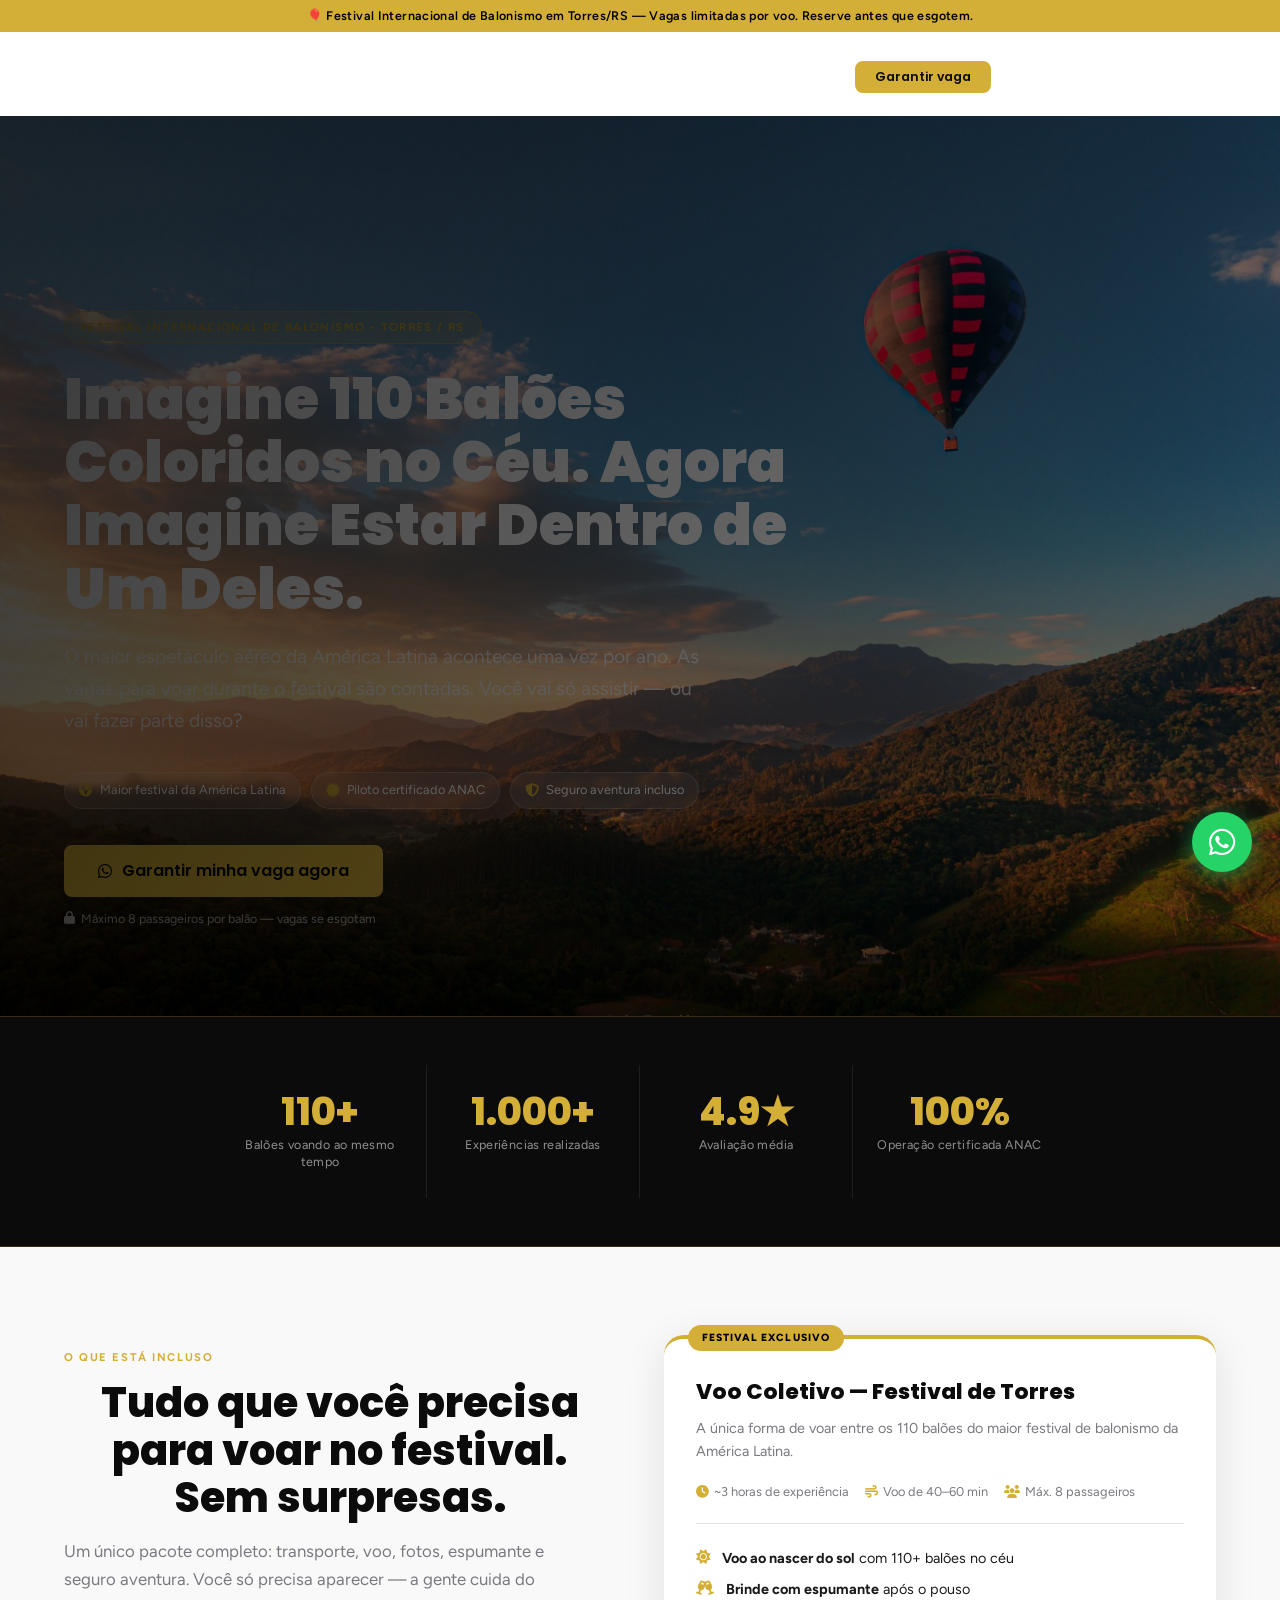
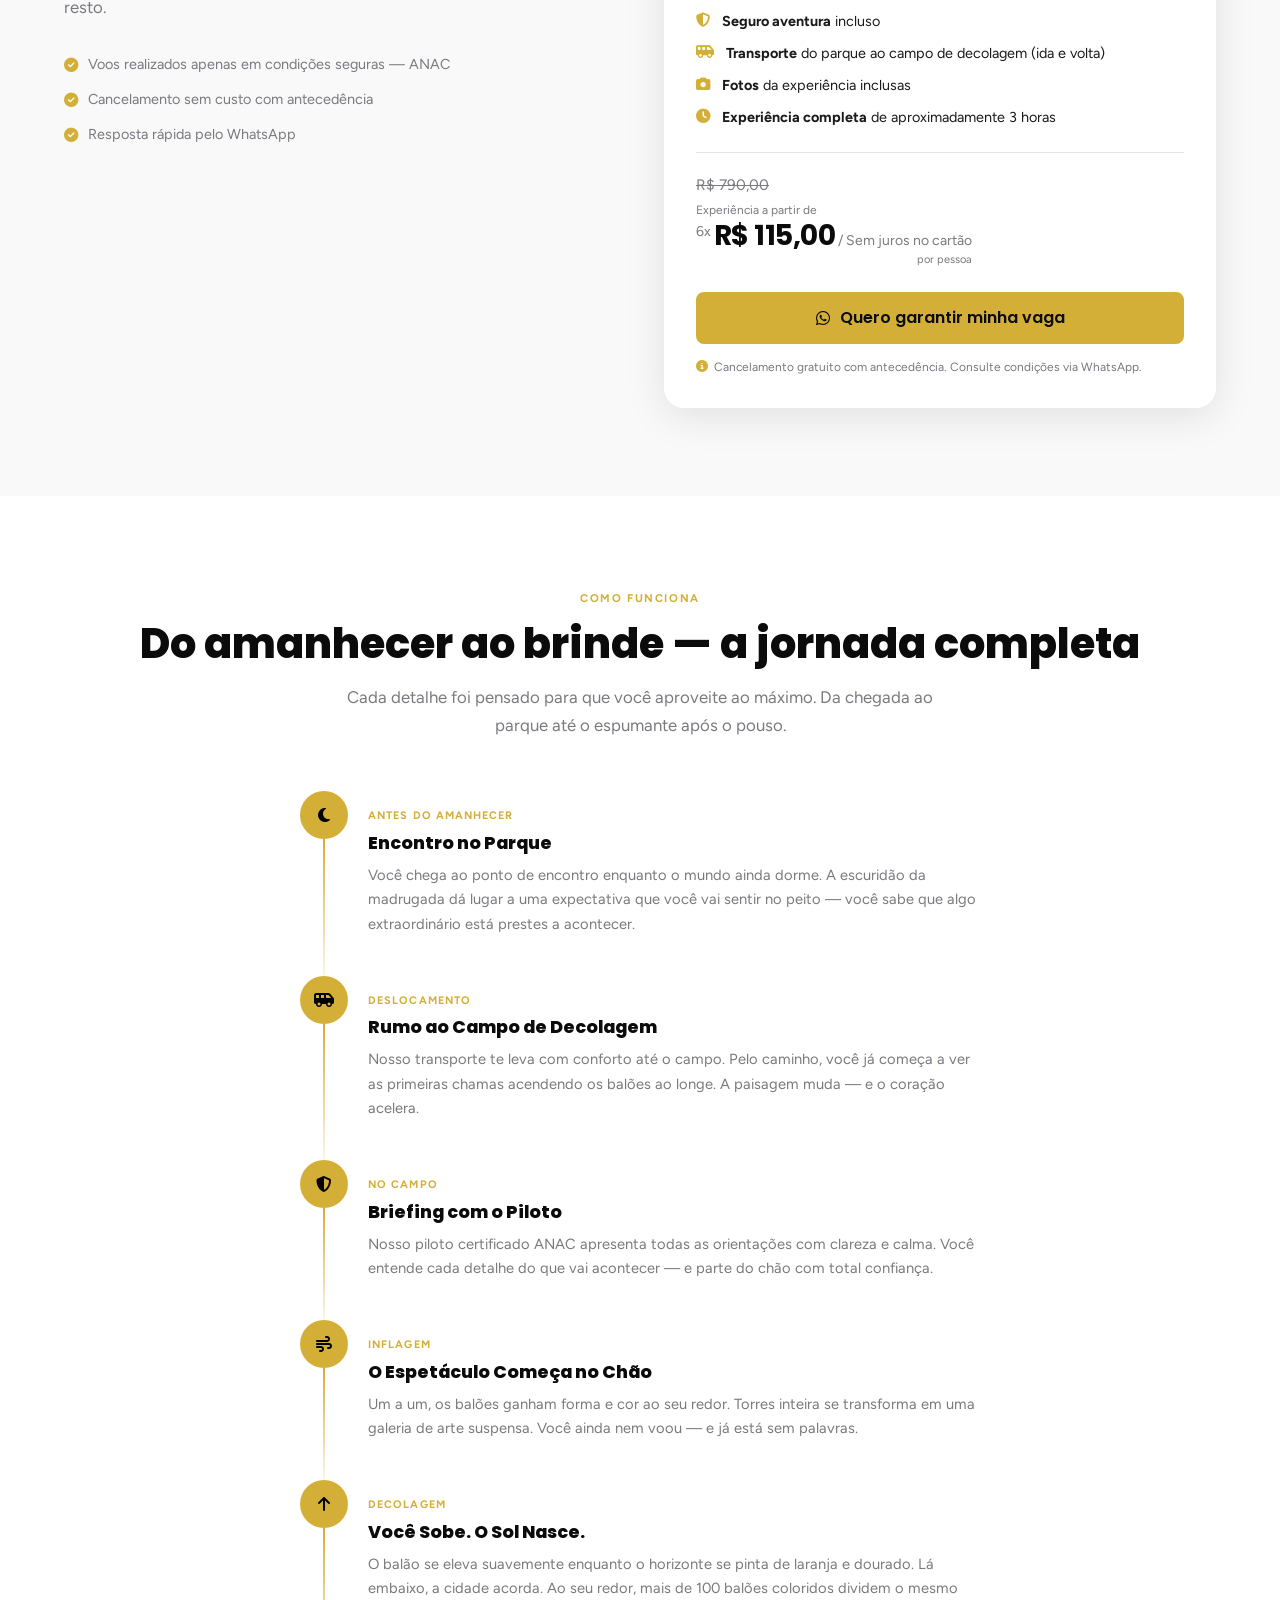
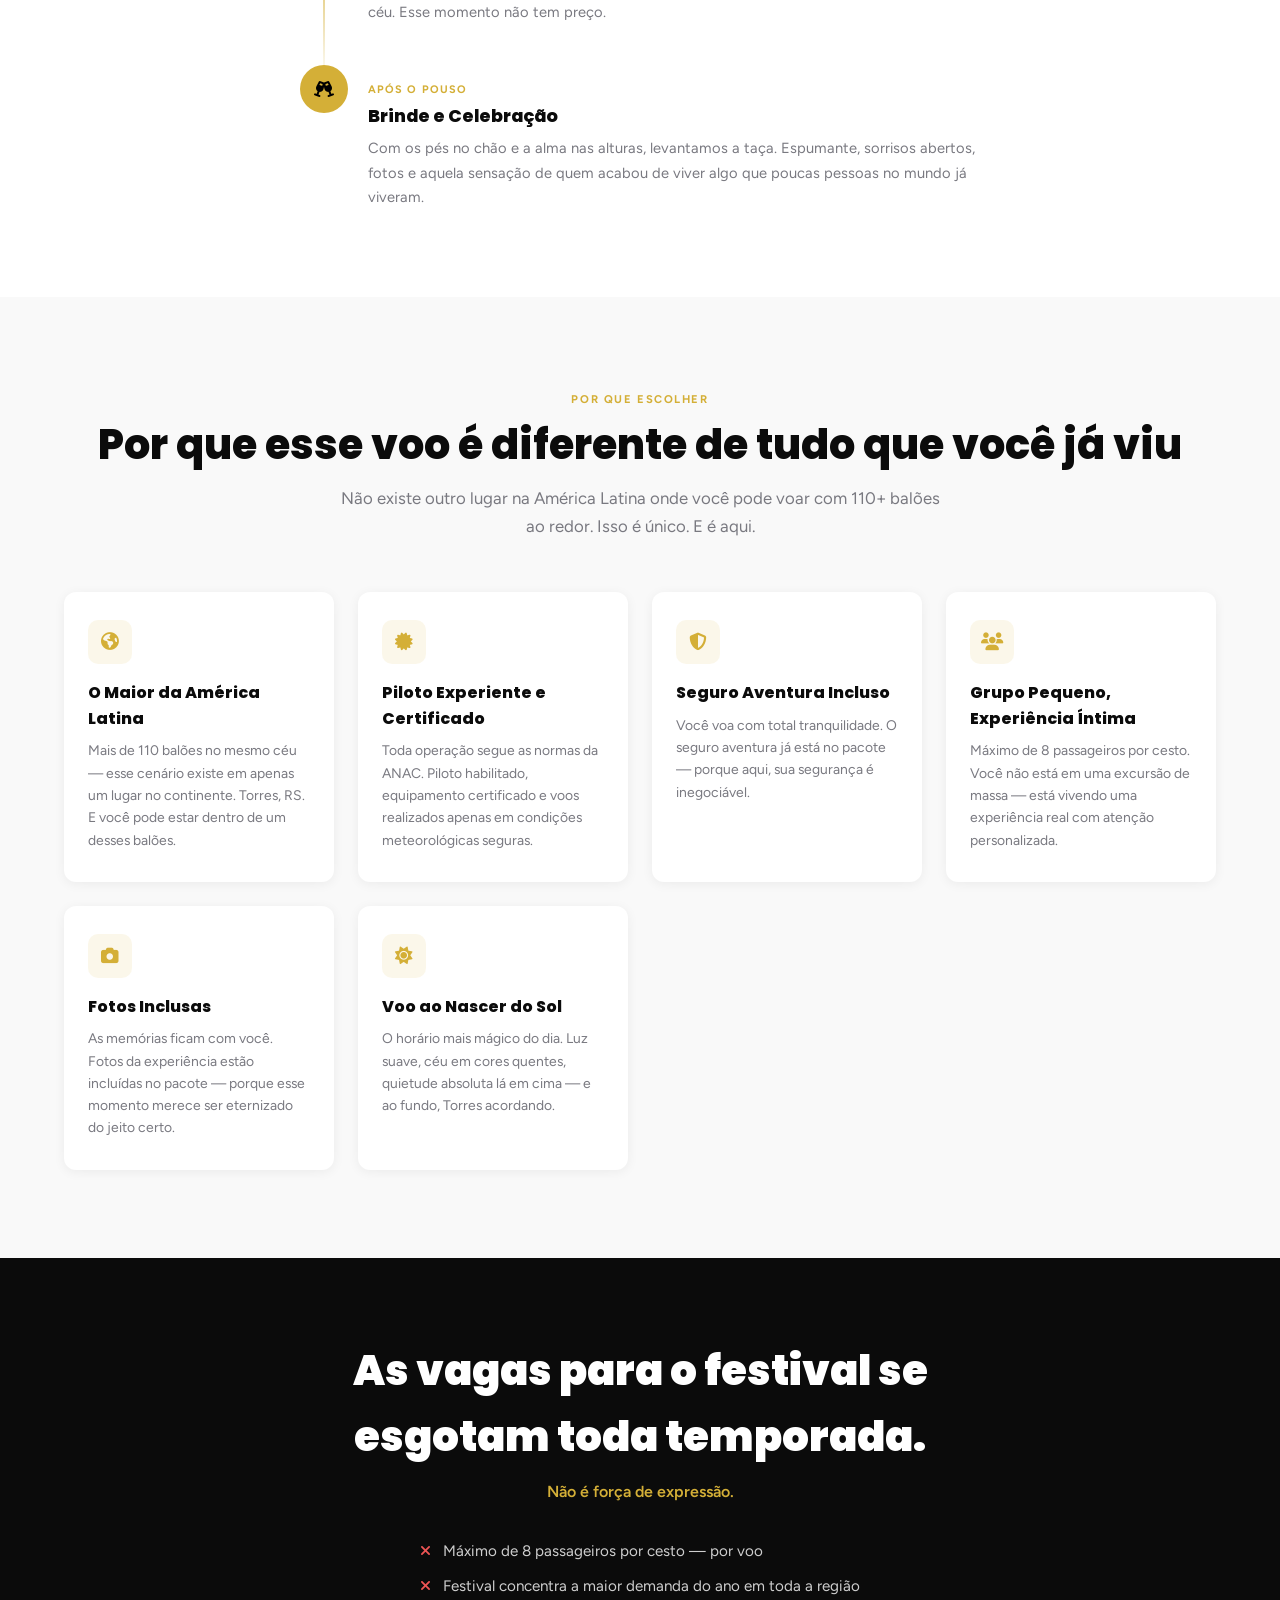
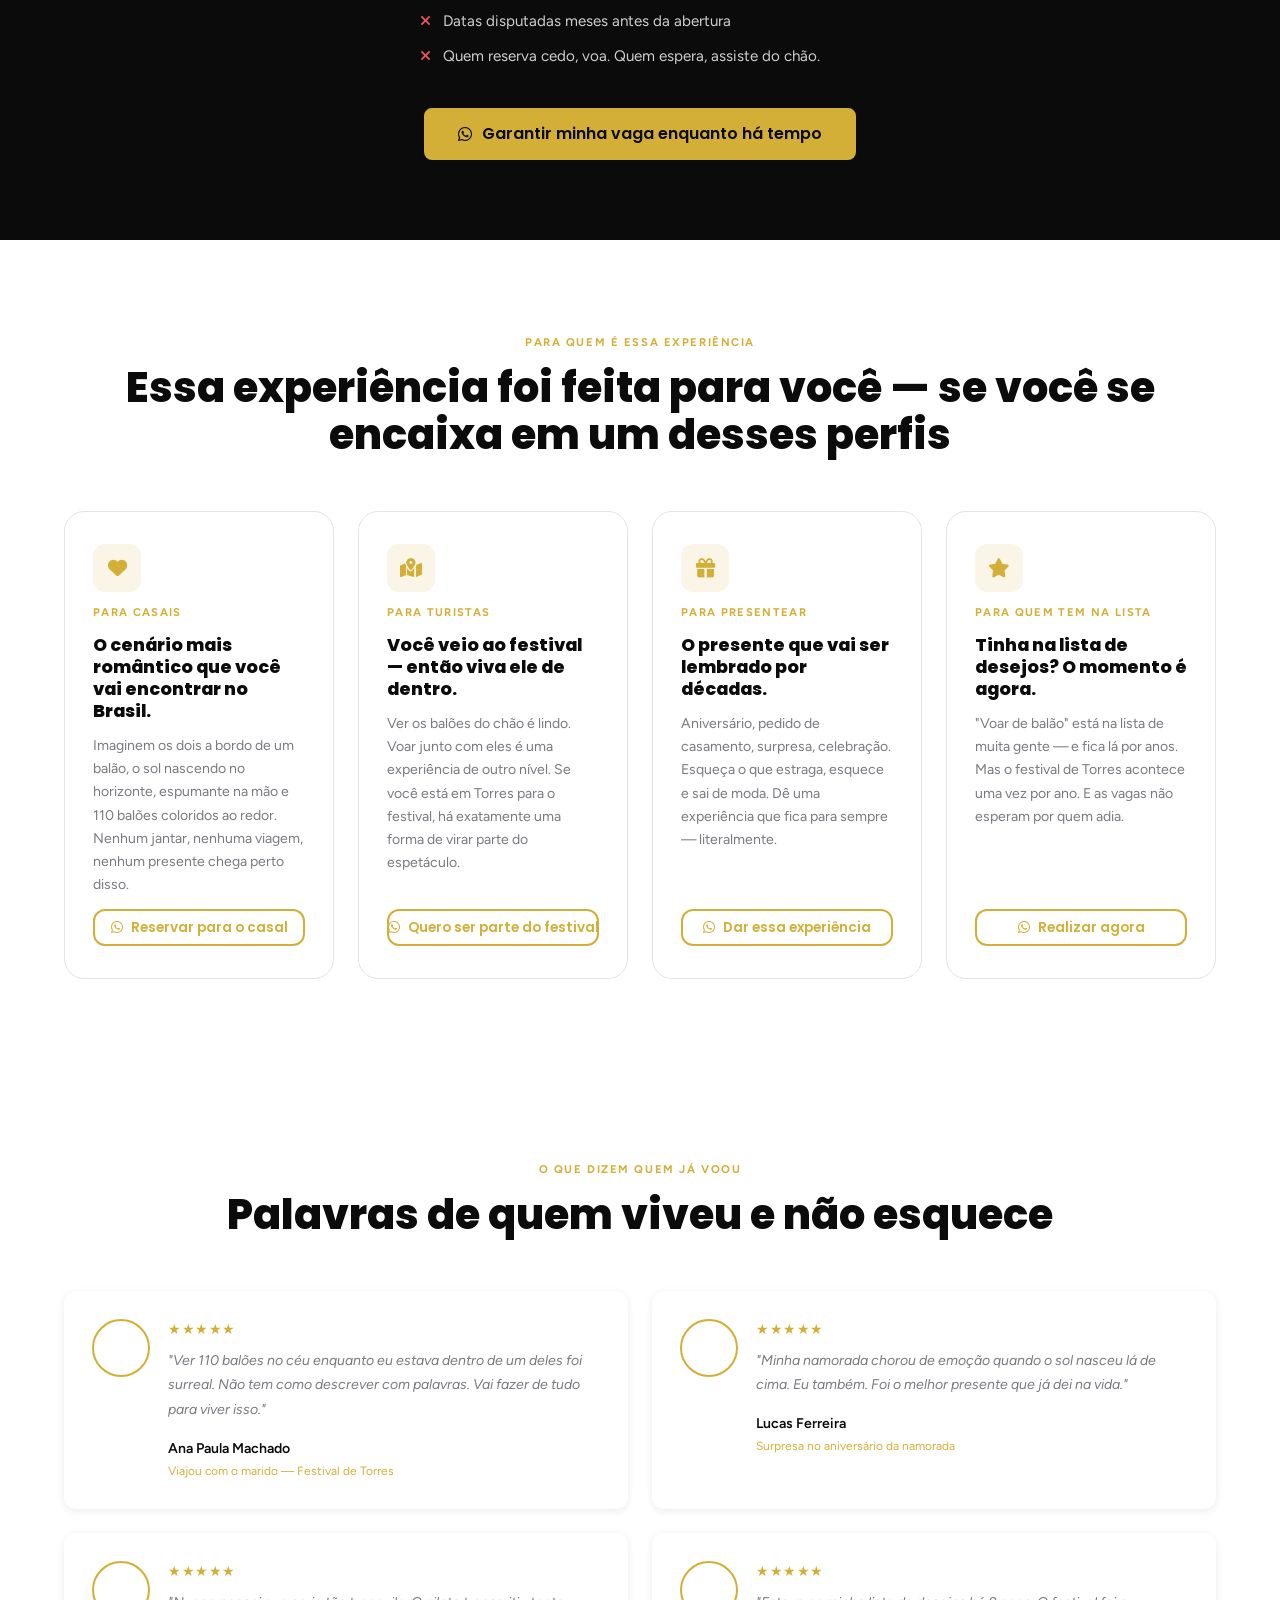
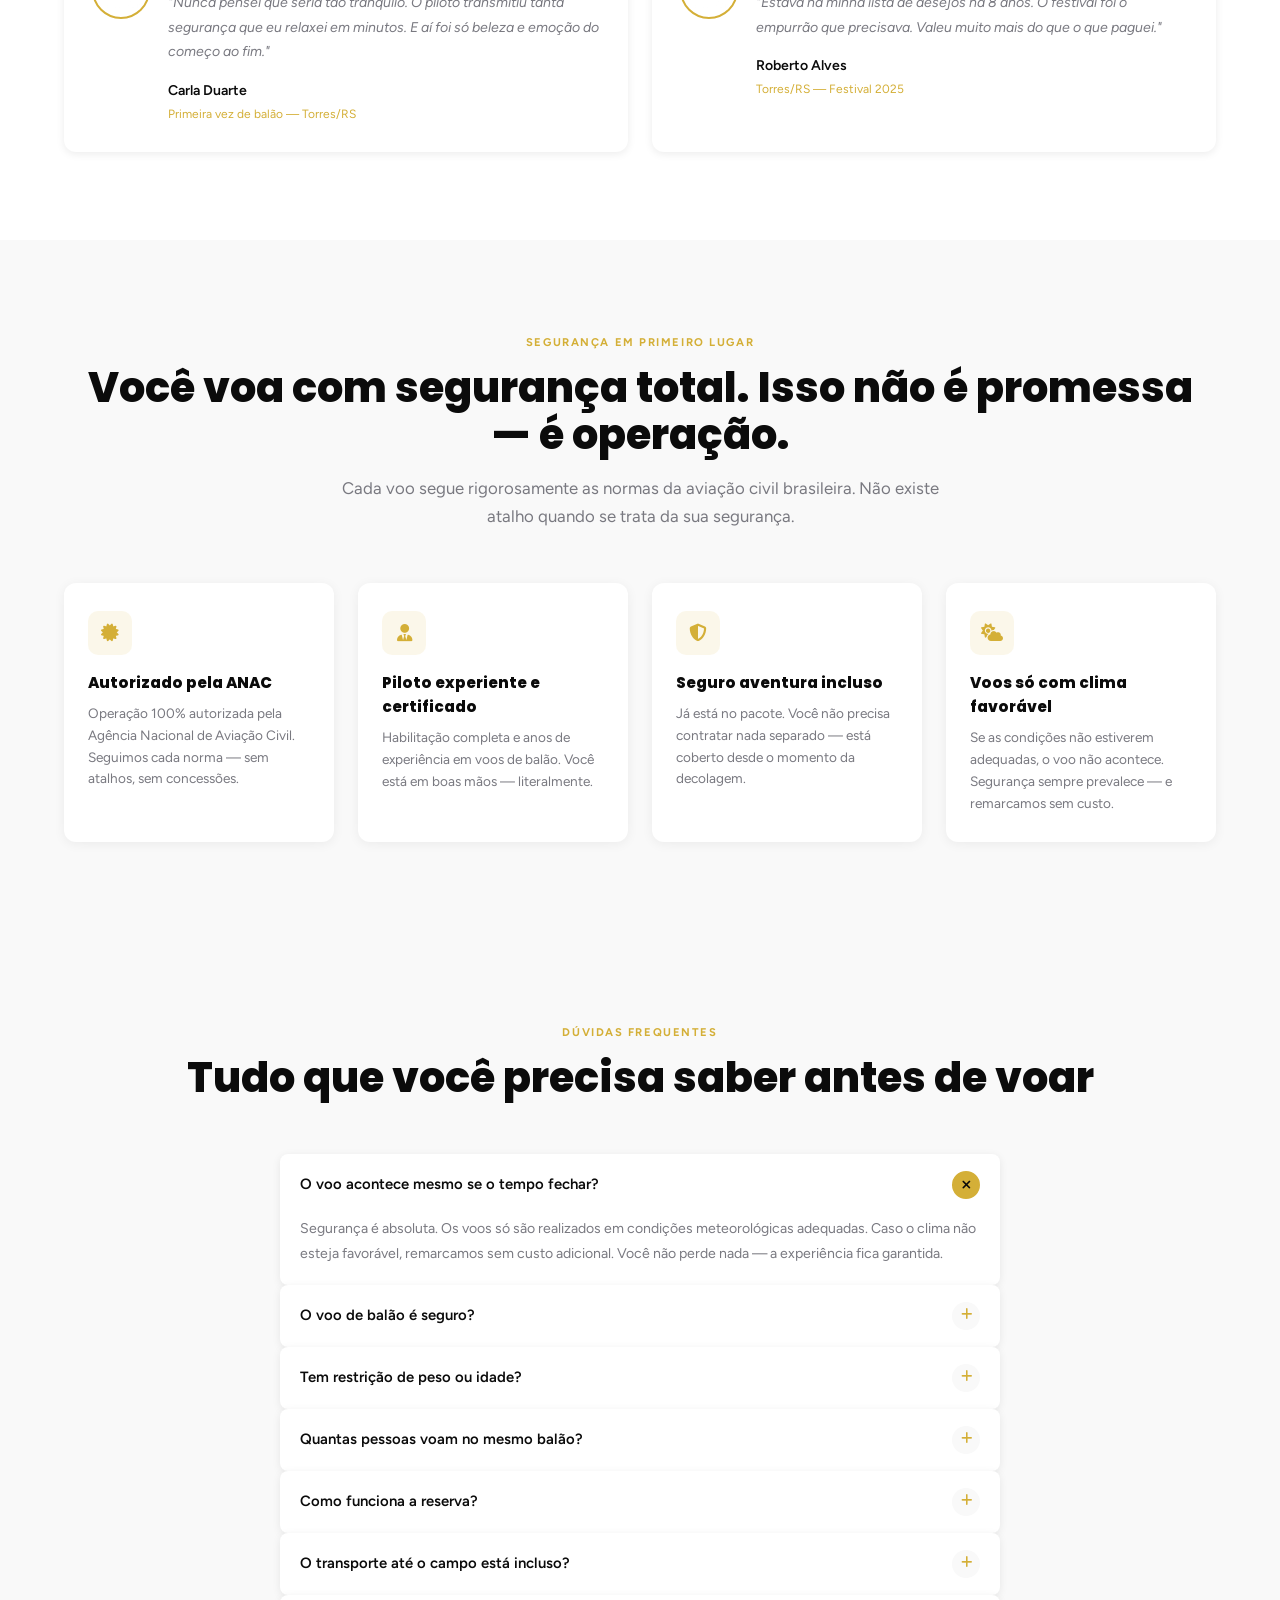
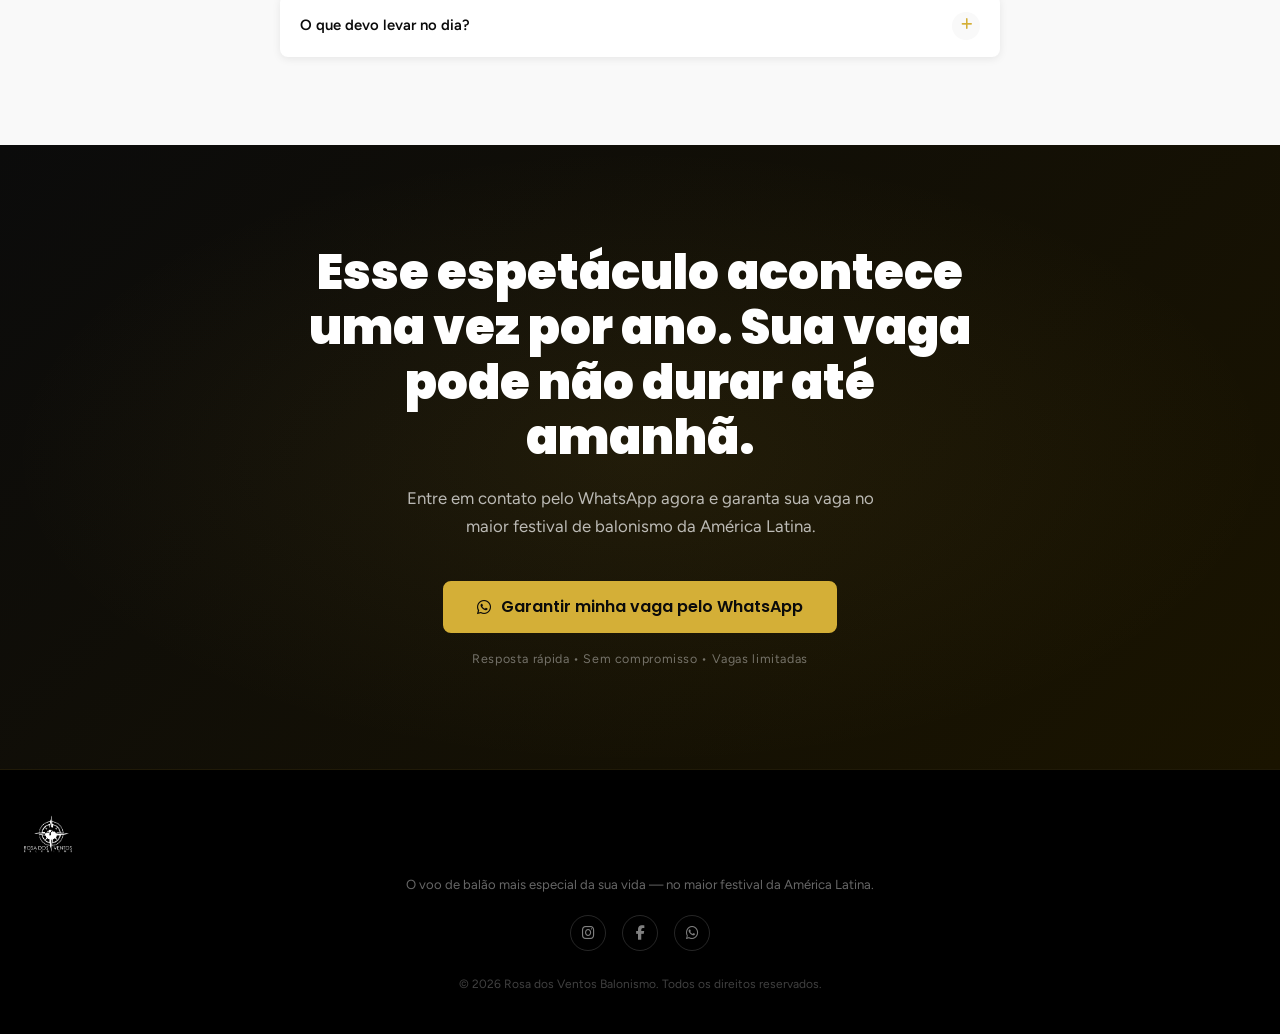
<file: festival-torres.html>
<!DOCTYPE html>
<html lang="pt-BR">
<head>
  <meta charset="UTF-8">
  <meta name="viewport" content="width=device-width, initial-scale=1.0">
  <title>Voo de Balão no Festival de Torres — Rosa dos Ventos Balonismo</title>
  <meta name="description" content="Voe durante o maior festival de balonismo da América Latina. 110+ balões no céu, nascer do sol, espumante e fotos inclusas. Vagas limitadas — garante a sua.">

  <!-- Google Tag Manager -->
  <script>(function(w,d,s,l,i){w[l]=w[l]||[];w[l].push({'gtm.start':new Date().getTime(),event:'gtm.js'});var f=d.getElementsByTagName(s)[0],j=d.createElement(s),dl=l!='dataLayer'?'&l='+l:'';j.async=true;j.src='https://www.googletagmanager.com/gtm.js?id='+i+dl;f.parentNode.insertBefore(j,f);})(window,document,'script','dataLayer','GTM-WWC5HSD8');</script>

  <link rel="preconnect" href="https://fonts.googleapis.com">
  <link rel="preconnect" href="https://fonts.gstatic.com" crossorigin>
  <link href="https://fonts.googleapis.com/css2?family=Figtree:wght@700;800;900&family=Poppins:wght@300;400;500;600&display=swap" rel="stylesheet">
  <link rel="stylesheet" href="https://cdnjs.cloudflare.com/ajax/libs/font-awesome/6.5.1/css/all.min.css">
  <link rel="stylesheet" href="assets/css/styles.css">

  <style>
    /* ===================================================
       FESTIVAL TORRES — Estilos específicos desta página
       Complementa o design system do styles.css principal
    =================================================== */

    /* Urgency bar */
    .urgency-bar {
      position: fixed;
      top: 0;
      left: 0;
      right: 0;
      z-index: 1100;
      background: var(--gold);
      color: #000;
      text-align: center;
      font-size: 0.78rem;
      font-weight: 600;
      letter-spacing: 0.03em;
      padding: 8px 16px;
      line-height: 1.3;
    }

    /* Push everything down for the bar */
    body { padding-top: 38px; }
    .nav { top: 38px; }

    /* ---- HERO ---- */
    .hero--festival .hero__inner { padding: 110px 24px 80px; }

    .hero__eyebrow {
      display: inline-block;
      background: rgba(212,175,55,.18);
      border: 1px solid rgba(212,175,55,.5);
      color: var(--gold);
      font-size: 0.72rem;
      font-weight: 600;
      letter-spacing: 0.12em;
      text-transform: uppercase;
      padding: 6px 16px;
      border-radius: 100px;
      margin-bottom: 24px;
    }

    .hero__headline {
      font-family: var(--font-heading);
      font-size: clamp(2rem, 5vw, 3.6rem);
      font-weight: 900;
      color: #fff;
      line-height: 1.1;
      margin-bottom: 20px;
      max-width: 820px;
    }

    .hero__sub {
      font-size: clamp(1rem, 2vw, 1.2rem);
      color: rgba(255,255,255,.82);
      line-height: 1.65;
      max-width: 640px;
      margin-bottom: 36px;
    }

    .hero__badges {
      display: flex;
      flex-wrap: wrap;
      gap: 10px;
      margin-bottom: 36px;
    }

    .hero__badge {
      display: flex;
      align-items: center;
      gap: 7px;
      background: rgba(255,255,255,.1);
      border: 1px solid rgba(255,255,255,.2);
      color: #fff;
      font-size: 0.8rem;
      padding: 7px 14px;
      border-radius: 100px;
      backdrop-filter: blur(4px);
    }

    .hero__badge i { color: var(--gold); font-size: 0.85rem; }

    .hero__cta-wrap { display: flex; flex-direction: column; align-items: flex-start; gap: 12px; }

    .btn--lg {
      font-size: 1rem;
      padding: 16px 32px;
      gap: 10px;
    }

    .btn--full { width: 100%; justify-content: center; }

    .hero__cta-sub {
      font-size: 0.78rem;
      color: rgba(255,255,255,.65);
      display: flex;
      align-items: center;
      gap: 6px;
      margin: 0;
    }

    /* ---- STATS ---- */
    .stats-section {
      background: var(--dark);
      padding: 48px 0;
      border-top: 1px solid rgba(212,175,55,.2);
      border-bottom: 1px solid rgba(212,175,55,.2);
    }

    .stats-grid {
      display: grid;
      grid-template-columns: repeat(2, 1fr);
      gap: 0;
      max-width: 900px;
      margin: 0 auto;
    }

    @media (min-width: 640px) { .stats-grid { grid-template-columns: repeat(4, 1fr); } }

    .stat-item {
      display: flex;
      flex-direction: column;
      align-items: center;
      text-align: center;
      padding: 28px 16px;
      border-right: 1px solid rgba(255,255,255,.08);
    }

    .stat-item:last-child { border-right: none; }

    .stat-item__value {
      font-family: var(--font-heading);
      font-size: 2.4rem;
      font-weight: 800;
      color: var(--gold);
      line-height: 1;
      margin-bottom: 6px;
    }

    .stat-item__label {
      font-size: 0.78rem;
      color: rgba(255,255,255,.55);
      letter-spacing: 0.03em;
      line-height: 1.3;
    }

    /* ---- SECTION HEADERS ---- */
    .section-label {
      display: inline-block;
      font-size: 0.7rem;
      font-weight: 700;
      letter-spacing: 0.14em;
      text-transform: uppercase;
      color: var(--gold);
      margin-bottom: 12px;
    }

    .section-title {
      font-family: var(--font-heading);
      font-size: clamp(1.7rem, 3.5vw, 2.6rem);
      font-weight: 800;
      color: var(--dark);
      line-height: 1.15;
      margin-bottom: 16px;
    }

    .section-title--light { color: #fff; }

    .section-sub {
      font-size: 1.05rem;
      color: var(--text-muted);
      line-height: 1.65;
      max-width: 600px;
    }

    /* ---- PACKAGE BLOCK ---- */
    .package-section { background: var(--bg-light); }

    .package-section .container {
      display: grid;
      grid-template-columns: 1fr;
      gap: 48px;
      align-items: start;
    }

    @media (min-width: 900px) {
      .package-section .container { grid-template-columns: 1fr 1fr; }
    }

    .package-section__intro { padding-top: 8px; }
    .package-section__intro .section-sub { max-width: 480px; }

    .pkg-festival {
      background: #fff;
      border-radius: var(--radius-lg);
      box-shadow: 0 8px 40px rgba(0,0,0,.1);
      padding: 36px 32px 32px;
      position: relative;
      border-top: 4px solid var(--gold);
    }

    .pkg-festival__badge {
      position: absolute;
      top: -14px;
      left: 24px;
      background: var(--gold);
      color: #000;
      font-size: 0.65rem;
      font-weight: 800;
      letter-spacing: 0.1em;
      text-transform: uppercase;
      padding: 5px 14px;
      border-radius: 100px;
    }

    .pkg-festival__name {
      font-family: var(--font-heading);
      font-size: 1.35rem;
      font-weight: 800;
      color: var(--dark);
      margin-bottom: 8px;
    }

    .pkg-festival__tagline {
      font-size: 0.9rem;
      color: var(--text-muted);
      line-height: 1.55;
      margin-bottom: 20px;
    }

    .pkg-festival__meta {
      display: flex;
      flex-wrap: wrap;
      gap: 8px 16px;
      margin-bottom: 24px;
      padding-bottom: 20px;
      border-bottom: 1px solid var(--border);
    }

    .pkg-festival__meta span {
      font-size: 0.8rem;
      color: var(--text-muted);
      display: flex;
      align-items: center;
      gap: 5px;
    }

    .pkg-festival__meta i { color: var(--gold); }

    .pkg-festival__included {
      list-style: none;
      padding: 0;
      margin: 0 0 24px;
      display: flex;
      flex-direction: column;
      gap: 11px;
    }

    .pkg-festival__included li {
      display: flex;
      align-items: flex-start;
      gap: 12px;
      font-size: 0.9rem;
      color: var(--text-dark);
      line-height: 1.45;
    }

    .pkg-festival__included li i {
      color: var(--gold);
      font-size: 0.9rem;
      margin-top: 2px;
      flex-shrink: 0;
    }

    .pkg-festival__price {
      margin-bottom: 24px;
      padding-top: 20px;
      border-top: 1px solid var(--border);
    }

    .pkg-festival__notice {
      font-size: 0.75rem;
      color: var(--text-muted);
      line-height: 1.5;
      margin-top: 14px;
      display: flex;
      align-items: flex-start;
      gap: 6px;
    }

    .pkg-festival__notice i { color: var(--gold); flex-shrink: 0; margin-top: 2px; }

    /* ---- JOURNEY TIMELINE ---- */
    .journey-section { background: #fff; }

    .journey-list {
      position: relative;
      max-width: 680px;
      margin: 0 auto;
      display: flex;
      flex-direction: column;
      gap: 0;
    }

    .journey-step {
      display: grid;
      grid-template-columns: 48px 1fr;
      gap: 0 20px;
      padding-bottom: 40px;
      position: relative;
    }

    .journey-step:last-child { padding-bottom: 0; }

    .journey-step__line {
      position: absolute;
      left: 24px;
      top: 48px;
      bottom: 0;
      width: 2px;
      background: linear-gradient(to bottom, var(--gold), rgba(212,175,55,.1));
      transform: translateX(-50%);
    }

    .journey-step:last-child .journey-step__line { display: none; }

    .journey-step__icon {
      width: 48px;
      height: 48px;
      border-radius: 50%;
      background: var(--gold);
      color: #000;
      display: flex;
      align-items: center;
      justify-content: center;
      font-size: 1rem;
      flex-shrink: 0;
      position: relative;
      z-index: 1;
    }

    .journey-step__body { padding-top: 10px; }

    .journey-step__time {
      display: inline-block;
      font-size: 0.68rem;
      font-weight: 700;
      letter-spacing: 0.1em;
      text-transform: uppercase;
      color: var(--gold);
      margin-bottom: 4px;
    }

    .journey-step__title {
      font-family: var(--font-heading);
      font-size: 1.1rem;
      font-weight: 800;
      color: var(--dark);
      margin-bottom: 6px;
    }

    .journey-step__desc {
      font-size: 0.92rem;
      color: var(--text-muted);
      line-height: 1.65;
    }

    /* ---- DIFFERENTIALS ---- */
    .differentials-section { background: var(--bg-light); }

    .differentials-grid {
      display: grid;
      grid-template-columns: repeat(auto-fit, minmax(260px, 1fr));
      gap: 24px;
    }

    .diff-card {
      background: #fff;
      border-radius: var(--radius);
      padding: 28px 24px;
      box-shadow: 0 2px 12px rgba(0,0,0,.06);
      border-bottom: 3px solid transparent;
      transition: border-color .2s, transform .2s;
    }

    .diff-card:hover {
      border-color: var(--gold);
      transform: translateY(-3px);
    }

    .diff-card__icon {
      width: 44px;
      height: 44px;
      background: rgba(212,175,55,.1);
      border-radius: 10px;
      display: flex;
      align-items: center;
      justify-content: center;
      font-size: 1.1rem;
      color: var(--gold);
      margin-bottom: 16px;
    }

    .diff-card__title {
      font-family: var(--font-heading);
      font-size: 1rem;
      font-weight: 800;
      color: var(--dark);
      margin-bottom: 8px;
    }

    .diff-card__desc {
      font-size: 0.87rem;
      color: var(--text-muted);
      line-height: 1.6;
    }

    /* ---- URGENCY BLOCK ---- */
    .urgency-section {
      background: #0B0B0B;
      padding: 80px 0;
      text-align: center;
    }

    .urgency__title {
      font-family: var(--font-heading);
      font-size: clamp(1.7rem, 3.5vw, 2.6rem);
      font-weight: 900;
      color: #fff;
      margin-bottom: 8px;
    }

    .urgency__subtitle {
      font-size: 1rem;
      color: var(--gold);
      margin-bottom: 36px;
      font-weight: 600;
    }

    .urgency__list {
      list-style: none;
      padding: 0;
      margin: 0 auto 40px;
      max-width: 520px;
      display: flex;
      flex-direction: column;
      gap: 12px;
      text-align: left;
    }

    .urgency__list li {
      display: flex;
      align-items: flex-start;
      gap: 12px;
      font-size: 0.95rem;
      color: rgba(255,255,255,.8);
      line-height: 1.5;
    }

    .urgency__list li i {
      color: #e55;
      flex-shrink: 0;
      margin-top: 3px;
    }

    /* ---- AUDIENCES ---- */
    .audiences-section { background: #fff; }

    .audiences-grid {
      display: grid;
      grid-template-columns: repeat(auto-fit, minmax(260px, 1fr));
      gap: 24px;
    }

    .audience-card {
      border: 1px solid var(--border);
      border-radius: var(--radius-lg);
      padding: 32px 28px;
      display: flex;
      flex-direction: column;
      gap: 12px;
      transition: box-shadow .2s, border-color .2s;
    }

    .audience-card:hover {
      box-shadow: 0 8px 32px rgba(0,0,0,.1);
      border-color: var(--gold);
    }

    .audience-card__icon {
      width: 48px;
      height: 48px;
      border-radius: 12px;
      background: rgba(212,175,55,.12);
      display: flex;
      align-items: center;
      justify-content: center;
      font-size: 1.2rem;
      color: var(--gold);
    }

    .audience-card__title {
      font-size: 0.7rem;
      font-weight: 700;
      letter-spacing: 0.12em;
      text-transform: uppercase;
      color: var(--gold);
    }

    .audience-card__headline {
      font-family: var(--font-heading);
      font-size: 1.1rem;
      font-weight: 800;
      color: var(--dark);
      line-height: 1.25;
    }

    .audience-card__desc {
      font-size: 0.88rem;
      color: var(--text-muted);
      line-height: 1.65;
      flex: 1;
    }

    .btn--outline-gold {
      display: inline-flex;
      align-items: center;
      gap: 8px;
      border: 2px solid var(--gold);
      color: var(--gold);
      background: transparent;
      border-radius: var(--radius);
      padding: 10px 20px;
      font-size: 0.85rem;
      font-weight: 600;
      text-decoration: none;
      transition: background .2s, color .2s;
      width: fit-content;
    }

    .btn--outline-gold:hover {
      background: var(--gold);
      color: #000;
    }

    .audience-card .btn--outline-gold {
      width: 100%;
      justify-content: center;
    }

    /* ---- SAFETY ---- */
    .safety-section { background: var(--bg-light); }

    .safety-grid {
      display: grid;
      grid-template-columns: repeat(auto-fit, minmax(240px, 1fr));
      gap: 24px;
    }

    .safety-card {
      background: #fff;
      border-radius: var(--radius);
      padding: 28px 24px;
      box-shadow: 0 2px 12px rgba(0,0,0,.06);
    }

    .safety-card__icon {
      width: 44px;
      height: 44px;
      border-radius: 10px;
      background: rgba(212,175,55,.1);
      display: flex;
      align-items: center;
      justify-content: center;
      font-size: 1.1rem;
      color: var(--gold);
      margin-bottom: 16px;
    }

    .safety-card__title {
      font-family: var(--font-heading);
      font-size: 0.95rem;
      font-weight: 800;
      color: var(--dark);
      margin-bottom: 8px;
    }

    .safety-card__desc {
      font-size: 0.85rem;
      color: var(--text-muted);
      line-height: 1.6;
    }

    /* ---- TESTIMONIALS ---- */
    .testimonials-section { background: #fff; }

    .testimonial-card__detail {
      display: block;
      font-size: 0.75rem;
      color: var(--gold);
      margin-top: 2px;
    }

    /* ---- FAQ ---- */
    .faq-section { background: var(--bg-light); }

    .faq-section .faq-list { max-width: 720px; margin: 0 auto; }

    /* ---- CTA FINAL ---- */
    .cta-final-section {
      background: linear-gradient(135deg, #0B0B0B 0%, #1a1400 100%);
      padding: 100px 0;
      text-align: center;
      position: relative;
      overflow: hidden;
    }

    .cta-final-section::before {
      content: '';
      position: absolute;
      inset: 0;
      background: radial-gradient(ellipse at center, rgba(212,175,55,.08) 0%, transparent 70%);
      pointer-events: none;
    }

    .cta-final__headline {
      font-family: var(--font-heading);
      font-size: clamp(1.8rem, 4vw, 3rem);
      font-weight: 900;
      color: #fff;
      line-height: 1.15;
      max-width: 700px;
      margin: 0 auto 20px;
    }

    .cta-final__sub {
      font-size: 1.05rem;
      color: rgba(255,255,255,.7);
      max-width: 500px;
      margin: 0 auto 40px;
      line-height: 1.65;
    }

    .cta-final__sub2 {
      font-size: 0.78rem;
      color: rgba(255,255,255,.4);
      margin-top: 16px;
      letter-spacing: 0.05em;
    }

    /* ---- FOOTER ---- */
    .footer-festival {
      background: #000;
      padding: 40px 24px;
      text-align: center;
      border-top: 1px solid rgba(212,175,55,.15);
    }

    .footer-festival__logo {
      height: 48px;
      margin-bottom: 16px;
    }

    .footer-festival__tagline {
      font-size: 0.82rem;
      color: rgba(255,255,255,.4);
      margin-bottom: 20px;
    }

    .footer-festival__social {
      display: flex;
      justify-content: center;
      gap: 16px;
      margin-bottom: 24px;
    }

    .footer-festival__social a {
      width: 36px;
      height: 36px;
      border-radius: 50%;
      border: 1px solid rgba(255,255,255,.15);
      display: flex;
      align-items: center;
      justify-content: center;
      color: rgba(255,255,255,.5);
      font-size: 0.9rem;
      text-decoration: none;
      transition: border-color .2s, color .2s;
    }

    .footer-festival__social a:hover { border-color: var(--gold); color: var(--gold); }

    .footer-festival__copy {
      font-size: 0.75rem;
      color: rgba(255,255,255,.25);
    }

    /* ---- BUTTON SIZES ---- */
    .btn--sm {
      font-size: 0.78rem;
      padding: 8px 18px;
    }

    /* ---- FAQ LIST wrapper ---- */
    .faq-list { display: flex; flex-direction: column; gap: 0; }

    /* ---- SECTION SPACING ---- */
    .section { padding: 88px 0; }
    .section--sm { padding: 64px 0; }

    .section__header { margin-bottom: 52px; }
    .section__header--center { text-align: center; }
    .section__header--center .section-sub { margin-left: auto; margin-right: auto; }
  </style>
</head>
<body>

  <!-- Google Tag Manager (noscript) -->
  <noscript><iframe src="https://www.googletagmanager.com/ns.html?id=GTM-WWC5HSD8" height="0" width="0" style="display:none;visibility:hidden"></iframe></noscript>

  <!-- Urgency Bar -->
  <div class="urgency-bar" id="urgency-bar" role="alert"></div>

  <!-- Nav -->
  <header class="nav" id="nav">
    <div class="nav__inner container">
      <a href="index.html" class="nav__logo">
        <img src="assets/img/brand/logo-rosa-dos-ventos-balonismo.png"
             alt="Rosa dos Ventos Balonismo" height="44">
      </a>
      <nav id="nav-links" class="nav__links" aria-label="Navegação principal">
        <a href="#pacote"       class="nav__link">O Pacote</a>
        <a href="#jornada"      class="nav__link">A Experiência</a>
        <a href="#para-quem"    class="nav__link">Para Quem É</a>
        <a href="#seguranca"    class="nav__link">Segurança</a>
        <a href="#faq"          class="nav__link">Dúvidas</a>
        <a href="#cta-final" class="btn btn--gold btn--sm">Garantir vaga</a>
      </nav>
      <button id="nav-toggle" class="nav__toggle" aria-label="Abrir menu">
        <i class="fas fa-bars"></i>
      </button>
    </div>
  </header>

  <!-- HERO -->
  <section class="hero hero--festival" aria-label="Festival Internacional de Balonismo">
    <div id="hero-slideshow" class="hero__slideshow" aria-hidden="true"></div>
    <div class="hero__overlay"></div>
    <div class="hero__inner container">
      <div id="hero-content"></div>
    </div>
  </section>

  <!-- STATS -->
  <section class="stats-section" aria-label="Números da experiência">
    <div id="stats-grid" class="stats-grid container"></div>
  </section>

  <!-- PACOTE -->
  <section id="pacote" class="section package-section" aria-labelledby="pacote-title">
    <div class="container">
      <div class="package-section__intro">
        <span class="section-label">O que está incluso</span>
        <h2 class="section-title" id="pacote-title">Tudo que você precisa para voar no festival. Sem surpresas.</h2>
        <p class="section-sub">Um único pacote completo: transporte, voo, fotos, espumante e seguro aventura. Você só precisa aparecer — a gente cuida do resto.</p>
        <div style="margin-top: 32px; display: flex; flex-direction: column; gap: 12px;">
          <div style="display:flex;align-items:center;gap:10px;font-size:.9rem;color:var(--text-muted)">
            <i class="fas fa-check-circle" style="color:var(--gold)"></i>
            Voos realizados apenas em condições seguras — ANAC
          </div>
          <div style="display:flex;align-items:center;gap:10px;font-size:.9rem;color:var(--text-muted)">
            <i class="fas fa-check-circle" style="color:var(--gold)"></i>
            Cancelamento sem custo com antecedência
          </div>
          <div style="display:flex;align-items:center;gap:10px;font-size:.9rem;color:var(--text-muted)">
            <i class="fas fa-check-circle" style="color:var(--gold)"></i>
            Resposta rápida pelo WhatsApp
          </div>
        </div>
      </div>
      <div id="package-block"></div>
    </div>
  </section>

  <!-- JORNADA -->
  <section id="jornada" class="section journey-section" aria-labelledby="jornada-title">
    <div class="container">
      <div class="section__header section__header--center">
        <span class="section-label">Como funciona</span>
        <h2 class="section-title" id="jornada-title">Do amanhecer ao brinde — a jornada completa</h2>
        <p class="section-sub">Cada detalhe foi pensado para que você aproveite ao máximo. Da chegada ao parque até o espumante após o pouso.</p>
      </div>
      <div id="journey-list" class="journey-list"></div>
    </div>
  </section>

  <!-- DIFERENCIAIS -->
  <section id="diferenciais" class="section differentials-section" aria-labelledby="diferenciais-title">
    <div class="container">
      <div class="section__header section__header--center">
        <span class="section-label">Por que escolher</span>
        <h2 class="section-title" id="diferenciais-title">Por que esse voo é diferente de tudo que você já viu</h2>
        <p class="section-sub">Não existe outro lugar na América Latina onde você pode voar com 110+ balões ao redor. Isso é único. E é aqui.</p>
      </div>
      <div id="differentials-grid" class="differentials-grid"></div>
    </div>
  </section>

  <!-- URGÊNCIA -->
  <section class="urgency-section" aria-label="Vagas limitadas">
    <div class="container">
      <div id="urgency-block" style="max-width:600px;margin:0 auto;display:flex;flex-direction:column;align-items:center;gap:0"></div>
    </div>
  </section>

  <!-- PARA QUEM É -->
  <section id="para-quem" class="section audiences-section" aria-labelledby="para-quem-title">
    <div class="container">
      <div class="section__header section__header--center">
        <span class="section-label">Para quem é essa experiência</span>
        <h2 class="section-title" id="para-quem-title">Essa experiência foi feita para você — se você se encaixa em um desses perfis</h2>
      </div>
      <div id="audiences-grid" class="audiences-grid"></div>
    </div>
  </section>

  <!-- DEPOIMENTOS -->
  <section id="depoimentos" class="section testimonials-section" aria-labelledby="depoimentos-title">
    <div class="container">
      <div class="section__header section__header--center">
        <span class="section-label">O que dizem quem já voou</span>
        <h2 class="section-title" id="depoimentos-title">Palavras de quem viveu e não esquece</h2>
      </div>
      <div id="testimonials-grid" class="testimonials__grid"></div>
    </div>
  </section>

  <!-- SEGURANÇA -->
  <section id="seguranca" class="section safety-section" aria-labelledby="seguranca-title">
    <div class="container">
      <div class="section__header section__header--center">
        <span class="section-label">Segurança em primeiro lugar</span>
        <h2 class="section-title" id="seguranca-title">Você voa com segurança total. Isso não é promessa — é operação.</h2>
        <p class="section-sub">Cada voo segue rigorosamente as normas da aviação civil brasileira. Não existe atalho quando se trata da sua segurança.</p>
      </div>
      <div id="safety-grid" class="safety-grid"></div>
    </div>
  </section>

  <!-- FAQ -->
  <section id="faq" class="section faq-section" aria-labelledby="faq-title">
    <div class="container">
      <div class="section__header section__header--center">
        <span class="section-label">Dúvidas frequentes</span>
        <h2 class="section-title" id="faq-title">Tudo que você precisa saber antes de voar</h2>
      </div>
      <div id="faq-list" class="faq-list"></div>
    </div>
  </section>

  <!-- CTA FINAL -->
  <section id="cta-final" class="cta-final-section" aria-label="Reservar agora">
    <div class="container">
      <div id="cta-final-block"></div>
    </div>
  </section>

  <!-- FOOTER -->
  <footer class="footer-festival" role="contentinfo">
    <img src="assets/img/brand/logo-rosa-dos-ventos-balonismo.png"
         alt="Rosa dos Ventos Balonismo" class="footer-festival__logo">
    <p class="footer-festival__tagline">O voo de balão mais especial da sua vida — no maior festival da América Latina.</p>
    <div class="footer-festival__social">
      <a href="https://www.instagram.com/rosadosventosbalonismo/" target="_blank" rel="noopener" aria-label="Instagram">
        <i class="fab fa-instagram"></i>
      </a>
      <a href="https://www.facebook.com/p/Rosa-dos-ventos-balonismo-100077728352836/" target="_blank" rel="noopener" aria-label="Facebook">
        <i class="fab fa-facebook-f"></i>
      </a>
      <a href="https://wa.me/5551997341719" target="_blank" rel="noopener" aria-label="WhatsApp">
        <i class="fab fa-whatsapp"></i>
      </a>
    </div>
    <p class="footer-festival__copy">© 2026 Rosa dos Ventos Balonismo. Todos os direitos reservados.</p>
  </footer>

  <!-- WhatsApp Float -->
  <a href="https://wa.me/5551997341719?text=Ol%C3%A1%21%20Quero%20garantir%20minha%20vaga%20no%20voo%20de%20bal%C3%A3o%20durante%20o%20Festival%20de%20Torres."
     class="wa-float" target="_blank" rel="noopener" aria-label="Falar pelo WhatsApp">
    <i class="fab fa-whatsapp"></i>
  </a>

  <script src="assets/js/data-torres.js"></script>
  <script src="assets/js/main-torres.js"></script>
</body>
</html>
</file>
<file: assets/css/styles.css>
/* ============================================================
   DESIGN SYSTEM — CSS CUSTOM PROPERTIES
   ============================================================ */
:root {
  --gold:        #D4AF37;
  --gold-dark:   #B8952B;
  --dark:        #0B0B0B;
  --dark-bg:     #111111;
  --text:        #1a1a1a;
  --text-muted:  #797980;
  --bg-white:    #ffffff;
  --bg-light:    #f9f9f9;
  --border:      #e4e4e4;
  --green-wa:    #25D366;

  --shadow-sm:   0 2px 8px rgba(0,0,0,.08);
  --shadow:      0 4px 24px rgba(0,0,0,.12);
  --shadow-lg:   0 8px 40px rgba(0,0,0,.20);

  --radius-sm:   8px;
  --radius:      12px;
  --radius-lg:   20px;

  --transition:  0.3s ease;
  --container:   1200px;

  --font-heading: 'Poppins', sans-serif;
  --font-body:    'Figtree', sans-serif;
}

/* ============================================================
   RESET & BASE
   ============================================================ */
*, *::before, *::after { box-sizing: border-box; margin: 0; padding: 0; }
html  { scroll-behavior: smooth; font-size: 16px; }
body  { font-family: var(--font-body); color: var(--text); background: var(--bg-white); line-height: 1.6; overflow-x: hidden; }
img   { max-width: 100%; display: block; }
a     { text-decoration: none; color: inherit; }
ul    { list-style: none; }
button { font-family: inherit; }

/* ============================================================
   UTILITIES
   ============================================================ */
.container {
  width: 100%;
  max-width: var(--container);
  margin: 0 auto;
  padding: 0 24px;
}

.section-title {
  font-family: var(--font-heading);
  font-size: clamp(1.6rem, 3vw, 2.4rem);
  font-weight: 700;
  color: var(--dark);
  text-align: center;
  line-height: 1.25;
  margin-bottom: 12px;
}

.section-subtitle {
  font-size: 1rem;
  color: var(--text-muted);
  text-align: center;
  max-width: 600px;
  margin: 0 auto 48px;
  line-height: 1.75;
}

/* ============================================================
   BUTTONS
   ============================================================ */
.btn {
  display: inline-flex;
  align-items: center;
  justify-content: center;
  gap: 8px;
  padding: 13px 30px;
  border-radius: var(--radius-sm);
  font-family: var(--font-heading);
  font-weight: 600;
  font-size: 0.95rem;
  cursor: pointer;
  transition: var(--transition);
  border: 2px solid transparent;
  white-space: nowrap;
  line-height: 1;
}

.btn--gold {
  background: var(--gold);
  color: var(--dark);
  border-color: var(--gold);
}
.btn--gold:hover {
  background: var(--gold-dark);
  border-color: var(--gold-dark);
  transform: translateY(-2px);
  box-shadow: 0 6px 20px rgba(212,175,55,.35);
}

.btn--outline {
  background: transparent;
  color: var(--gold);
  border-color: var(--gold);
}
.btn--outline:hover {
  background: var(--gold);
  color: var(--dark);
}

.btn--outline-white {
  background: transparent;
  color: #fff;
  border-color: rgba(255,255,255,.7);
}
.btn--outline-white:hover {
  background: #fff;
  color: var(--dark);
}

.btn--lg { padding: 17px 40px; font-size: 1rem; }

/* ============================================================
   HEADER / NAV
   ============================================================ */
.site-header {
  position: fixed;
  inset: 0 0 auto;
  z-index: 1000;
  background: rgba(10,10,10,.96);
  backdrop-filter: blur(12px);
  border-bottom: 1px solid rgba(255,255,255,.07);
  transition: var(--transition);
}

.nav__inner {
  display: flex;
  align-items: center;
  gap: 24px;
  padding-block: 14px;
}

.nav__logo img {
  height: 50px;
  width: auto;
  object-fit: contain;
}

.nav__links {
  display: flex;
  align-items: center;
  gap: 2px;
  flex: 1;
  justify-content: center;
}

.nav__link {
  color: rgba(255,255,255,.8);
  font-size: 0.88rem;
  font-weight: 500;
  padding: 8px 14px;
  border-radius: 6px;
  transition: var(--transition);
}
.nav__link:hover, .nav__link.active {
  color: var(--gold);
  background: rgba(212,175,55,.12);
}

.nav__toggle {
  display: none;
  background: none;
  border: none;
  color: #fff;
  font-size: 1.4rem;
  cursor: pointer;
  padding: 6px;
  margin-left: auto;
}

@media (max-width: 768px) {
  .nav__toggle { display: block; }

  .nav__links {
    position: fixed;
    top: 78px;
    inset-inline: 0;
    background: rgba(10,10,10,.98);
    flex-direction: column;
    align-items: stretch;
    padding: 12px 16px 20px;
    gap: 2px;
    transform: translateY(-110%);
    opacity: 0;
    transition: transform var(--transition), opacity var(--transition);
    pointer-events: none;
    border-bottom: 1px solid rgba(255,255,255,.08);
  }
  .nav__links.open {
    transform: translateY(0);
    opacity: 1;
    pointer-events: all;
  }
  .nav__link { padding: 13px 16px; border-radius: 8px; font-size: 0.95rem; }
  .nav__cta  { display: none; }
}

/* ============================================================
   HERO
   ============================================================ */
.hero {
  position: relative;
  min-height: 100svh;
  display: flex;
  align-items: center;
  overflow: hidden;
  padding-top: 78px;
}

.hero__slideshow {
  position: absolute;
  inset: 0;
  z-index: 0;
}

.hero__slide {
  position: absolute;
  inset: 0;
  background-size: cover;
  background-position: center;
  opacity: 0;
  transition: opacity 1.5s ease;
}
.hero__slide.active { opacity: 1; }

.hero__overlay {
  position: absolute;
  inset: 0;
  background: linear-gradient(125deg, rgba(0,0,0,.80) 0%, rgba(0,0,0,.45) 100%);
  z-index: 1;
}

.hero__content {
  position: relative;
  z-index: 2;
  display: flex;
  align-items: center;
  justify-content: space-between;
  gap: 48px;
  padding-block: 80px;
  width: 100%;
}

.hero__text { flex: 1; max-width: 640px; }

.hero__title {
  font-family: var(--font-heading);
  font-size: clamp(1.9rem, 4.5vw, 3.4rem);
  font-weight: 800;
  color: #fff;
  line-height: 1.15;
  margin-bottom: 20px;
}

.hero__subtitle {
  font-size: clamp(1rem, 2vw, 1.2rem);
  color: rgba(255,255,255,.82);
  margin-bottom: 36px;
}

.hero__checklist {
  margin-top: 28px;
  display: flex;
  flex-direction: column;
  gap: 11px;
}
.hero__checklist li {
  display: flex;
  align-items: center;
  gap: 10px;
  color: rgba(255,255,255,.88);
  font-size: 0.95rem;
}
.hero__checklist .fa-check {
  color: var(--gold);
  font-size: 0.75rem;
  flex-shrink: 0;
}

.hero__seal {
  flex-shrink: 0;
  filter: drop-shadow(0 4px 16px rgba(0,0,0,.5));
}
.hero__seal img { width: 155px; }

.hero__social {
  position: absolute;
  right: 28px;
  top: 50%;
  transform: translateY(-50%);
  z-index: 3;
  display: flex;
  flex-direction: column;
  gap: 10px;
}
.hero__social a {
  width: 44px;
  height: 44px;
  border-radius: 50%;
  background: rgba(255,255,255,.15);
  backdrop-filter: blur(6px);
  display: flex;
  align-items: center;
  justify-content: center;
  color: #fff;
  font-size: 1.1rem;
  transition: var(--transition);
}
.hero__social a:hover {
  background: var(--gold);
  color: var(--dark);
  transform: scale(1.1);
}

@media (max-width: 768px) {
  .hero__content   { flex-direction: column; text-align: center; padding-block: 60px; }
  .hero__text      { max-width: 100%; }
  .hero__checklist { align-items: center; }
  .hero__seal      { order: -1; }
  .hero__seal img  { width: 110px; }
  .hero__social    { display: none; }
}

/* ============================================================
   STATS
   ============================================================ */
.stats {
  padding: 80px 0;
  background: var(--bg-white);
  text-align: center;
}

.stats__heading {
  font-family: var(--font-heading);
  font-size: clamp(1.6rem, 3vw, 2.4rem);
  font-weight: 700;
  color: var(--dark);
  line-height: 1.3;
  margin-bottom: 24px;
}

.stats__count {
  font-size: clamp(1.1rem, 2vw, 1.4rem);
  color: var(--dark);
  margin-bottom: 20px;
}
.stats__number {
  font-family: var(--font-heading);
  font-size: clamp(2rem, 4vw, 3rem);
  font-weight: 700;
  color: var(--gold);
}

.stats__description {
  max-width: 700px;
  margin: 0 auto;
  font-size: 1.05rem;
  color: var(--text-muted);
  line-height: 1.75;
}

/* ============================================================
   PACKAGES
   ============================================================ */
.packages {
  padding: 80px 0;
  background: var(--bg-light);
}

.packages > .container > .section-title,
.packages > .container > .section-subtitle {
  display: none; /* title is implicit from context */
}

.packages__grid {
  display: grid;
  grid-template-columns: repeat(3, 1fr);
  gap: 28px;
  align-items: start;
}

.package-card {
  background: var(--bg-white);
  border-radius: var(--radius);
  box-shadow: var(--shadow);
  overflow: hidden;
  transition: transform var(--transition), box-shadow var(--transition);
  position: relative;
}
.package-card:hover {
  transform: translateY(-5px);
  box-shadow: var(--shadow-lg);
}
.package-card--featured {
  border: 2px solid var(--gold);
  transform: scale(1.02);
}
.package-card--featured:hover {
  transform: scale(1.02) translateY(-5px);
}

.package-card__badge {
  background: var(--gold);
  color: var(--dark);
  font-size: 0.72rem;
  font-weight: 700;
  letter-spacing: .12em;
  text-transform: uppercase;
  padding: 7px 0;
  text-align: center;
}

.package-card__body { padding: 28px; }

.package-card__name {
  font-family: var(--font-heading);
  font-size: 1.25rem;
  font-weight: 700;
  color: var(--dark);
  margin-bottom: 10px;
}

.package-card__description {
  font-size: 0.88rem;
  color: var(--text-muted);
  line-height: 1.65;
  margin-bottom: 20px;
}

/* .package-card__price-main removido — substituído por .pkg-price */

/* price block — original (crossed) + installments */
.pkg-price {
  margin-bottom: 20px;
}

.pkg-price__original {
  font-size: 0.95rem;
  color: var(--text-muted);
  text-decoration: line-through;
  margin-bottom: 4px;
}

.pkg-installments {
  position: relative;
  display: inline-block;
  padding-bottom: 18px;
}

.pkg-installments__label {
  font-size: 12px;
  color: var(--text-muted);
  margin-bottom: 2px;
}

.pkg-installments__row {
  display: flex;
  align-items: baseline;
  gap: 3px;
  line-height: 1;
}

.pkg-installments__qty {
  font-size: 14px;
  color: var(--text-muted);
  vertical-align: top;
  align-self: flex-start;
  padding-top: 3px;
}

.pkg-installments__value {
  font-size: 28px;
  font-weight: 700;
  color: var(--dark);
  font-family: var(--font-heading);
  letter-spacing: -0.02em;
}

.pkg-installments__suffix {
  font-size: 14px;
  color: var(--text-muted);
}

.pkg-installments__sublabel {
  position: absolute;
  right: 0;
  bottom: 0;
  font-size: 11px;
  color: var(--text-muted);
}

.package-card__highlights {
  background: var(--bg-light);
  border-radius: var(--radius-sm);
  padding: 14px 16px;
  margin-bottom: 20px;
  display: flex;
  flex-direction: column;
  gap: 10px;
}
.package-card__highlight {
  display: flex;
  align-items: center;
  gap: 10px;
  font-size: 0.88rem;
}
.package-card__highlight i {
  color: var(--gold);
  width: 18px;
  text-align: center;
  flex-shrink: 0;
}

.package-card__actions {
  display: flex;
  flex-direction: column;
  gap: 10px;
  margin-bottom: 10px;
}
.package-card__actions .btn { width: 100%; }

.package-card__wa-link {
  display: flex;
  align-items: center;
  justify-content: center;
  gap: 6px;
  font-size: 0.88rem;
  color: var(--text-muted);
  padding: 6px;
  transition: color var(--transition);
}
.package-card__wa-link:hover { color: var(--green-wa); }

.package-card__notice {
  font-size: 0.76rem;
  color: var(--text-muted);
  padding: 10px 0 16px;
  border-top: 1px solid var(--border);
  margin-top: 4px;
  line-height: 1.5;
}

.package-card__divider { height: 1px; background: var(--border); margin: 4px 0 16px; }

.package-card__included-label {
  font-size: 0.88rem;
  font-weight: 600;
  color: var(--dark);
  margin-bottom: 12px;
}

.package-card__included { display: flex; flex-direction: column; gap: 9px; }
.package-card__included li {
  display: flex;
  align-items: center;
  gap: 9px;
  font-size: 0.85rem;
  color: var(--text-muted);
}
.package-card__included li::before {
  content: '';
  width: 18px;
  height: 18px;
  flex-shrink: 0;
  border-radius: 50%;
  background: url("data:image/svg+xml,%3Csvg xmlns='http://www.w3.org/2000/svg' viewBox='0 0 512 512'%3E%3Ccircle cx='256' cy='256' r='248' fill='none' stroke='%23D4AF37' stroke-width='30'/%3E%3Cpath fill='%23D4AF37' d='M173.9 439.4l-166.4-166.4c-10-10-10-26.2 0-36.2l36.2-36.2c10-10 26.2-10 36.2 0L192 312.7 432.1 72.6c10-10 26.2-10 36.2 0l36.2 36.2c10 10 10 26.2 0 36.2l-294.4 294.4c-10 10-26.2 10-36.2 0z'/%3E%3C/svg%3E") center/14px no-repeat;
}

@media (max-width: 1024px) {
  .packages__grid {
    grid-template-columns: 1fr;
    max-width: 460px;
    margin-inline: auto;
  }
  .package-card--featured { transform: none; }
  .package-card--featured:hover { transform: translateY(-5px); }
}

/* ============================================================
   HOW IT WORKS
   ============================================================ */
.steps {
  padding: 80px 0;
  background: var(--bg-white);
}

.steps__grid {
  display: grid;
  grid-template-columns: repeat(3, 1fr);
  gap: 24px;
  margin-bottom: 32px;
}

.step-card {
  background: var(--bg-light);
  border-radius: var(--radius);
  padding: 32px 26px;
  transition: box-shadow var(--transition), transform var(--transition);
}
.step-card:hover {
  box-shadow: var(--shadow);
  transform: translateY(-4px);
}

.step-card__icon {
  width: 56px;
  height: 56px;
  background: var(--gold);
  border-radius: 50%;
  display: flex;
  align-items: center;
  justify-content: center;
  margin-bottom: 20px;
  color: var(--dark);
  font-size: 1.3rem;
}

.step-card__title {
  font-family: var(--font-heading);
  font-size: 1rem;
  font-weight: 700;
  color: var(--dark);
  margin-bottom: 12px;
}

.step-card__text {
  font-size: 0.88rem;
  color: var(--text-muted);
  line-height: 1.75;
}

.steps__conclusion {
  text-align: center;
  font-size: 0.95rem;
  color: var(--text-muted);
  font-style: italic;
  padding-top: 24px;
  border-top: 1px solid var(--border);
}

@media (max-width: 768px) {
  .steps__grid { grid-template-columns: 1fr; }
}

/* ============================================================
   EXPERIENCE GALLERY
   ============================================================ */
.experience {
  padding: 80px 0;
  background: var(--dark-bg);
}
.experience .section-title   { color: #fff; }
.experience .section-subtitle { color: rgba(255,255,255,.55); }

.experience__grid {
  display: grid;
  grid-template-columns: repeat(3, 1fr);
  gap: 14px;
  margin-bottom: 44px;
}

.exp-card {
  position: relative;
  border-radius: var(--radius);
  overflow: hidden;
  aspect-ratio: 4/3;
}

.exp-card__img {
  width: 100%;
  height: 100%;
  object-fit: cover;
  transition: transform .6s ease;
}
.exp-card:hover .exp-card__img { transform: scale(1.07); }

.exp-card__overlay {
  position: absolute;
  inset: 0;
  background: linear-gradient(to top, rgba(0,0,0,.82) 0%, transparent 55%);
}

.exp-card__content {
  position: absolute;
  bottom: 0;
  inset-inline: 0;
  padding: 18px 20px;
  transform: translateY(4px);
  transition: transform var(--transition);
}
.exp-card:hover .exp-card__content { transform: translateY(0); }

.exp-card__title {
  font-family: var(--font-heading);
  font-size: 0.95rem;
  font-weight: 700;
  color: #fff;
  margin-bottom: 3px;
}
.exp-card__desc { font-size: 0.8rem; color: rgba(255,255,255,.72); }

.experience__cta { text-align: center; }

@media (max-width: 900px)  { .experience__grid { grid-template-columns: repeat(2, 1fr); } }
@media (max-width: 480px)  { .experience__grid { grid-template-columns: 1fr; } }

/* ============================================================
   CTA BANNER
   ============================================================ */
.cta-banner {
  position: relative;
  min-height: 360px;
  display: flex;
  align-items: center;
  overflow: hidden;
}

.cta-banner__bg {
  position: absolute;
  inset: 0;
}
.cta-banner__bg .hero__slide { z-index: 0; }

.cta-banner__overlay {
  position: absolute;
  inset: 0;
  background: rgba(0,0,0,.58);
  z-index: 1;
}

.cta-banner__content {
  position: relative;
  z-index: 2;
  text-align: center;
  width: 100%;
  padding-block: 80px;
}
.cta-banner__content h2 {
  font-family: var(--font-heading);
  font-size: clamp(1.6rem, 3.5vw, 2.5rem);
  font-weight: 700;
  color: #fff;
  margin-bottom: 36px;
}

/* ============================================================
   TESTIMONIALS
   ============================================================ */
.testimonials {
  padding: 80px 0;
  background: var(--bg-light);
}

.testimonials__grid {
  display: grid;
  grid-template-columns: repeat(2, 1fr);
  gap: 24px;
}

.testimonial-card {
  background: var(--bg-white);
  border-radius: var(--radius);
  padding: 28px;
  box-shadow: var(--shadow-sm);
  display: flex;
  gap: 18px;
  align-items: flex-start;
  transition: box-shadow var(--transition);
}
.testimonial-card:hover { box-shadow: var(--shadow); }

.testimonial-card__img {
  width: 58px;
  height: 58px;
  border-radius: 50%;
  object-fit: cover;
  flex-shrink: 0;
  border: 2px solid var(--gold);
}

.testimonial-card__stars {
  color: var(--gold);
  font-size: 0.85rem;
  letter-spacing: .04em;
  margin-bottom: 8px;
}
.testimonial-card__text {
  font-size: 0.88rem;
  color: var(--text-muted);
  line-height: 1.75;
  font-style: italic;
  margin-bottom: 12px;
}
.testimonial-card__name {
  font-weight: 600;
  font-size: 0.88rem;
  color: var(--dark);
}

@media (max-width: 768px) {
  .testimonials__grid { grid-template-columns: 1fr; }
}

/* ============================================================
   BALLOON MAGIC (CTA strip)
   ============================================================ */
.balloon-magic {
  padding: 72px 0;
  background: var(--bg-white);
  border-top: 1px solid var(--border);
}
.balloon-magic__inner { max-width: 680px; }
.balloon-magic h2 {
  font-family: var(--font-heading);
  font-size: clamp(1.5rem, 3vw, 2.1rem);
  font-weight: 700;
  color: var(--dark);
  margin-bottom: 14px;
}
.balloon-magic p {
  font-size: 1rem;
  color: var(--text-muted);
  line-height: 1.75;
  margin-bottom: 28px;
}

/* ============================================================
   SAFETY
   ============================================================ */
.safety { padding: 80px 0; background: var(--bg-light); }

.safety__header {
  text-align: center;
  margin-bottom: 56px;
}

.safety__body {
  display: grid;
  grid-template-columns: 1fr 1fr;
  gap: 64px;
  align-items: center;
}

.safety__text h3 {
  font-family: var(--font-heading);
  font-size: 1.35rem;
  font-weight: 700;
  color: var(--dark);
  margin-bottom: 18px;
}
.safety__text p {
  font-size: 0.94rem;
  color: var(--text-muted);
  line-height: 1.8;
  margin-bottom: 14px;
}

.safety__image img {
  border-radius: var(--radius);
  box-shadow: var(--shadow-lg);
  width: 100%;
  aspect-ratio: 16/9;
  object-fit: cover;
}

@media (max-width: 768px) {
  .safety__body { grid-template-columns: 1fr; gap: 32px; }
}

/* ============================================================
   INSTAGRAM
   ============================================================ */
.instagram { padding: 80px 0; background: var(--bg-white); }

.instagram__grid {
  display: grid;
  grid-template-columns: repeat(3, 1fr);
  gap: 10px;
}

.instagram__item {
  aspect-ratio: 1;
  border-radius: var(--radius-sm);
  overflow: hidden;
  position: relative;
  display: block;
}
.instagram__item img {
  width: 100%;
  height: 100%;
  object-fit: cover;
  transition: transform .5s ease;
}
.instagram__item:hover img { transform: scale(1.06); }

.instagram__item__overlay {
  position: absolute;
  inset: 0;
  background: rgba(0,0,0,.38);
  display: flex;
  align-items: center;
  justify-content: center;
  opacity: 0;
  transition: opacity var(--transition);
}
.instagram__item:hover .instagram__item__overlay { opacity: 1; }
.instagram__item__overlay i { color: #fff; font-size: 2.2rem; }

@media (max-width: 640px) {
  .instagram__grid { grid-template-columns: repeat(2, 1fr); }
}

/* ============================================================
   FAQ
   ============================================================ */
.faq { padding: 80px 0; background: var(--bg-light); }

.faq__inner {
  display: grid;
  grid-template-columns: 340px 1fr;
  gap: 60px;
  align-items: start;
}

.faq__header .section-title,
.faq__header .section-subtitle { text-align: left; margin-inline: 0; }
.faq__header .section-subtitle { margin-bottom: 24px; }

.faq__list { display: flex; flex-direction: column; gap: 10px; }

.faq-item {
  background: var(--bg-white);
  border-radius: var(--radius-sm);
  overflow: hidden;
  box-shadow: var(--shadow-sm);
}

.faq-item__q {
  display: flex;
  align-items: center;
  justify-content: space-between;
  padding: 17px 20px;
  cursor: pointer;
  font-weight: 600;
  font-size: 0.93rem;
  color: var(--dark);
  gap: 12px;
  user-select: none;
  transition: background var(--transition);
}
.faq-item__q:hover { background: var(--bg-light); }

.faq-item__icon {
  flex-shrink: 0;
  width: 28px;
  height: 28px;
  border-radius: 50%;
  background: var(--bg-light);
  display: flex;
  align-items: center;
  justify-content: center;
  color: var(--gold);
  font-size: 0.8rem;
  transition: background var(--transition), transform var(--transition);
}
.faq-item.open .faq-item__icon {
  background: var(--gold);
  color: var(--dark);
  transform: rotate(45deg);
}

.faq-item__body {
  max-height: 0;
  overflow: hidden;
  transition: max-height .4s ease;
}
.faq-item.open .faq-item__body { max-height: 500px; }

.faq-item__a {
  padding: 0 20px 18px;
  font-size: 0.88rem;
  color: var(--text-muted);
  line-height: 1.8;
}

@media (max-width: 900px) {
  .faq__inner { grid-template-columns: 1fr; gap: 32px; }
  .faq__header .section-title,
  .faq__header .section-subtitle { text-align: center; margin-inline: auto; }
}

/* ============================================================
   FINAL CTA
   ============================================================ */
.cta-final {
  padding: 80px 0;
  background: var(--dark-bg);
  text-align: center;
}
.cta-final__inner { max-width: 580px; margin-inline: auto; }

.cta-final__note {
  font-size: 0.85rem;
  color: rgba(255,255,255,.45);
  margin-bottom: 14px;
}
.cta-final h2 {
  font-family: var(--font-heading);
  font-size: clamp(1.5rem, 3vw, 2.2rem);
  font-weight: 700;
  color: #fff;
  margin-bottom: 12px;
}
.cta-final p {
  font-size: 1rem;
  color: rgba(255,255,255,.65);
  margin-bottom: 36px;
}
.cta-final__btns {
  display: flex;
  gap: 14px;
  justify-content: center;
  flex-wrap: wrap;
}

/* ============================================================
   FOOTER
   ============================================================ */
.site-footer {
  background: var(--dark-bg);
  border-top: 1px solid rgba(255,255,255,.07);
  padding: 28px 0;
}
.site-footer__inner {
  display: flex;
  align-items: center;
  justify-content: space-between;
  gap: 24px;
}
.site-footer__logo img { height: 46px; width: auto; }

.site-footer__social { display: flex; gap: 10px; }

.social-icon {
  width: 42px;
  height: 42px;
  border-radius: 50%;
  border: 1px solid rgba(255,255,255,.18);
  display: flex;
  align-items: center;
  justify-content: center;
  color: rgba(255,255,255,.65);
  font-size: 1rem;
  transition: var(--transition);
}
.social-icon:hover {
  background: var(--gold);
  border-color: var(--gold);
  color: var(--dark);
  transform: translateY(-2px);
}

@media (max-width: 480px) {
  .site-footer__inner { flex-direction: column; }
}

/* ============================================================
   WHATSAPP FLOAT
   ============================================================ */
.wa-float {
  position: fixed;
  bottom: 28px;
  right: 28px;
  z-index: 900;
  width: 60px;
  height: 60px;
  background: var(--green-wa);
  border-radius: 50%;
  display: flex;
  align-items: center;
  justify-content: center;
  color: #fff;
  font-size: 1.9rem;
  box-shadow: 0 4px 20px rgba(37,211,102,.5);
  transition: var(--transition);
  animation: wa-pulse 2.4s infinite;
}
.wa-float:hover {
  background: #1aa854;
  transform: scale(1.1);
  animation: none;
}

@keyframes wa-pulse {
  0%, 100% { box-shadow: 0 4px 20px rgba(37,211,102,.45); }
  50%       { box-shadow: 0 4px 32px rgba(37,211,102,.8); }
}

/* ============================================================
   SCROLL FADE-IN ANIMATION
   ============================================================ */
.fade-in {
  opacity: 0;
  transform: translateY(28px);
  transition: opacity .65s ease, transform .65s ease;
}
.fade-in.visible {
  opacity: 1;
  transform: translateY(0);
}
</file>
